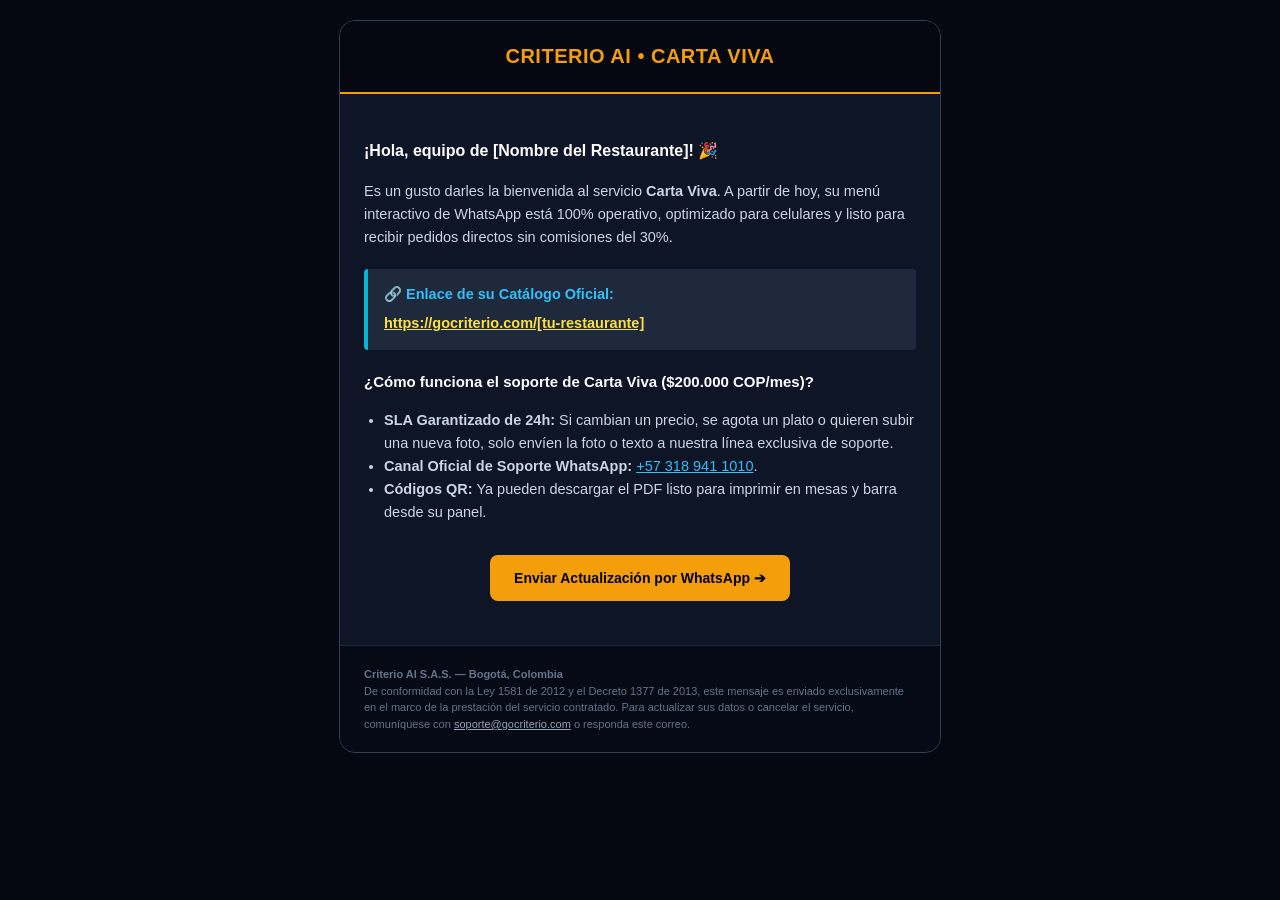
<file: entregables/03_MARKETING_Y_REDES_INSTAGRAM/EMAIL_BIENVENIDA_CARTA_VIVA.html>
<!DOCTYPE html>
<html lang="es">
<head>
  <meta charset="UTF-8">
  <meta name="viewport" content="width=device-width, initial-scale=1.0">
  <title>¡Bienvenido a Carta Viva — Criterio AI!</title>
  <style>
    body { margin: 0; padding: 0; background-color: #050811; font-family: -apple-system, BlinkMacSystemFont, 'Segoe UI', Roboto, sans-serif; color: #f8fafc; }
    .email-container { max-width: 600px; margin: 20px auto; background-color: #0d1527; border: 1px solid #334155; border-radius: 16px; overflow: hidden; }
    .header { background: #050811; padding: 24px; text-align: center; border-bottom: 2px solid #f59e0b; }
    .header h1 { margin: 0; color: #f59e0b; font-size: 20px; letter-spacing: 0.5px; }
    .content { padding: 28px 24px; line-height: 1.6; font-size: 14.5px; color: #cbd5e1; }
    .highlight-box { background-color: #1e293b; border-left: 4px solid #06b6d4; padding: 14px 16px; margin: 20px 0; border-radius: 4px; }
    .cta-button { display: inline-block; background-color: #f59e0b; color: #000000; font-weight: bold; font-size: 14px; text-decoration: none; padding: 12px 24px; border-radius: 8px; margin: 16px 0; }
    .footer { padding: 20px 24px; font-size: 11px; color: #64748b; background-color: #060a14; border-top: 1px solid #1e293b; line-height: 1.5; }
  </style>
</head>
<body>
  <div class="email-container">
    <div class="header">
      <h1>CRITERIO AI • CARTA VIVA</h1>
    </div>
    <div class="content">
      <p style="font-size: 16px; color: #ffffff; font-weight: bold;">¡Hola, equipo de [Nombre del Restaurante]! 🎉</p>
      <p>Es un gusto darles la bienvenida al servicio <strong>Carta Viva</strong>. A partir de hoy, su menú interactivo de WhatsApp está 100% operativo, optimizado para celulares y listo para recibir pedidos directos sin comisiones del 30%.</p>
      
      <div class="highlight-box">
        <div style="color: #38bdf8; font-weight: bold; margin-bottom: 6px;">🔗 Enlace de su Catálogo Oficial:</div>
        <div><a href="https://gocriterio.com/tu-restaurante" style="color: #fde047; word-break: break-all; font-weight: bold;">https://gocriterio.com/[tu-restaurante]</a></div>
      </div>

      <h3 style="color: #ffffff; font-size: 15px;">¿Cómo funciona el soporte de Carta Viva ($200.000 COP/mes)?</h3>
      <ul style="padding-left: 20px;">
        <li><strong>SLA Garantizado de 24h:</strong> Si cambian un precio, se agota un plato o quieren subir una nueva foto, solo envíen la foto o texto a nuestra línea exclusiva de soporte.</li>
        <li><strong>Canal Oficial de Soporte WhatsApp:</strong> <a href="https://wa.me/573189411010" style="color: #38bdf8;">+57 318 941 1010</a>.</li>
        <li><strong>Códigos QR:</strong> Ya pueden descargar el PDF listo para imprimir en mesas y barra desde su panel.</li>
      </ul>

      <center>
        <a href="https://wa.me/573189411010?text=Hola%20Criterio%20AI,%20tengo%20una%20actualizacion%20de%20mi%20menu" class="cta-button">
          Enviar Actualización por WhatsApp ➔
        </a>
      </center>
    </div>

    <div class="footer">
      <strong>Criterio AI S.A.S. — Bogotá, Colombia</strong><br>
      De conformidad con la Ley 1581 de 2012 y el Decreto 1377 de 2013, este mensaje es enviado exclusivamente en el marco de la prestación del servicio contratado. Para actualizar sus datos o cancelar el servicio, comuníquese con <a href="mailto:soporte@gocriterio.com" style="color: #94a3b8;">soporte@gocriterio.com</a> o responda este correo.
    </div>
  </div>
</body>
</html>
</file>
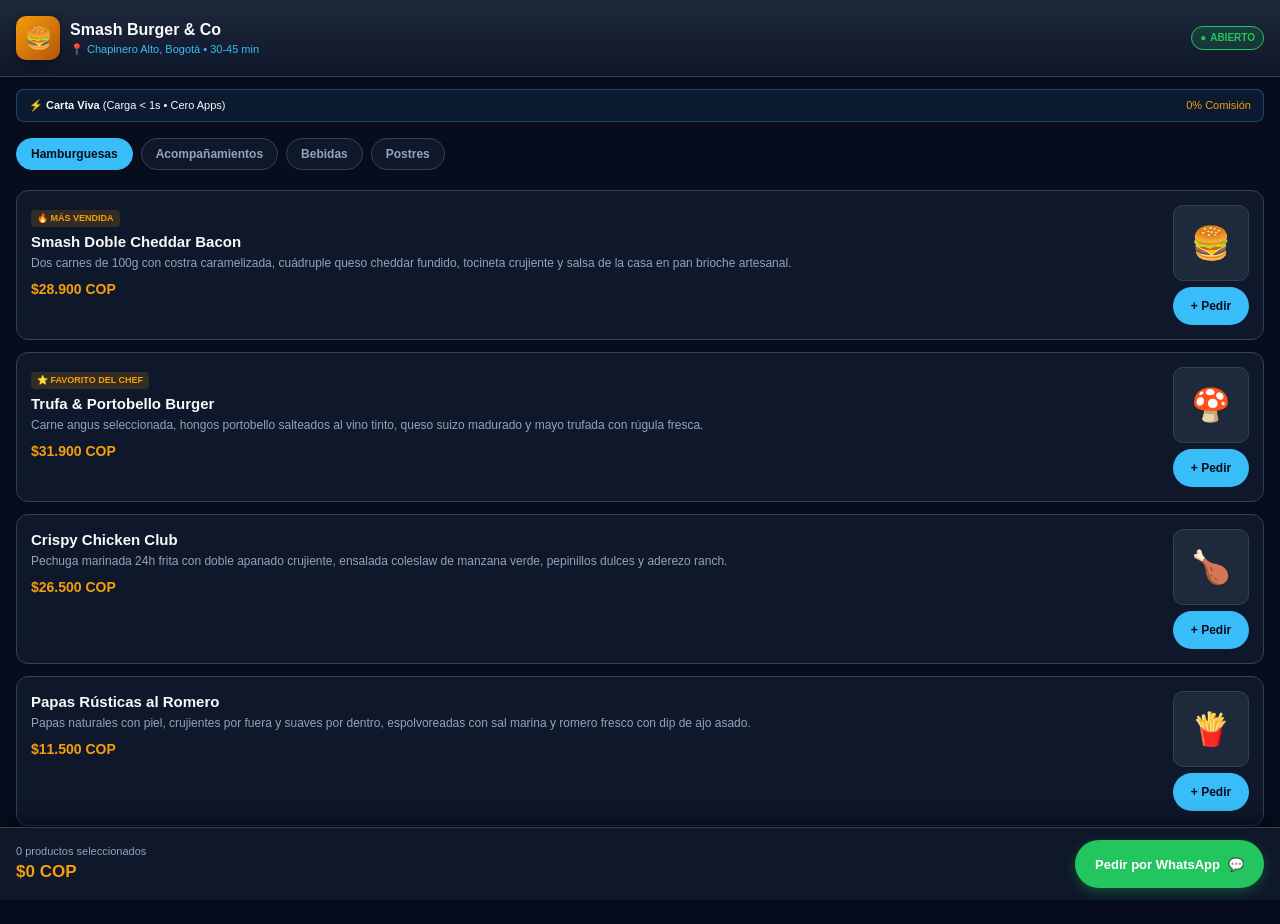
<file: entregables/06_CATALOGO_DEMO_RESPONSIVE_MOBILE/catalogo_hamburguesas_bogota.html>
<!DOCTYPE html>
<html lang="es">
<head>
    <meta charset="UTF-8">
    <meta name="viewport" content="width=device-width, initial-scale=1.0, maximum-scale=1.0, user-scalable=no">
    <title>Smash Burger & Co — Carta Viva Digital Bogotá | Criterio AI</title>
    <meta name="description" content="Catálogo interactivo ultra-rápido para pedidos directos a WhatsApp sin comisiones del 30%. Desarrollado por Criterio AI.">
    <style>
        :root {
            --bg-base: #080d1e;
            --bg-card: #0f172a;
            --bg-elevated: #1e293b;
            --text-main: #f8fafc;
            --text-muted: #94a3b8;
            --brand-primary: #38bdf8;
            --brand-gold: #f59e0b;
            --brand-green: #22c55e;
            --border: #334155;
            --radius-md: 12px;
            --radius-lg: 16px;
        }

        * {
            box-sizing: border-box;
            margin: 0;
            padding: 0;
            -webkit-tap-highlight-color: transparent;
        }

        body {
            background-color: var(--bg-base);
            color: var(--text-main);
            font-family: -apple-system, BlinkMacSystemFont, "Segoe UI", Roboto, Helvetica, Arial, sans-serif;
            padding-bottom: 90px;
            line-height: 1.4;
        }

        header.store-header {
            background: linear-gradient(180deg, #1e293b 0%, #0f172a 100%);
            border-bottom: 1px solid var(--border);
            padding: 16px;
            position: sticky;
            top: 0;
            z-index: 20;
        }

        .header-top {
            display: flex;
            align-items: center;
            justify-content: space-between;
        }

        .brand-badge {
            display: flex;
            align-items: center;
            gap: 10px;
        }

        .store-logo {
            width: 44px;
            height: 44px;
            background: linear-gradient(135deg, #f59e0b, #b45309);
            border-radius: 10px;
            display: flex;
            align-items: center;
            justify-content: center;
            font-size: 22px;
            box-shadow: 0 4px 10px rgba(0,0,0,0.4);
        }

        .store-info h1 {
            font-size: 16px;
            font-weight: 700;
            color: var(--text-main);
        }

        .store-info p {
            font-size: 11px;
            color: var(--brand-primary);
        }

        .status-pill {
            display: inline-flex;
            align-items: center;
            gap: 4px;
            background: rgba(34, 197, 94, 0.15);
            border: 1px solid var(--brand-green);
            color: var(--brand-green);
            font-size: 10px;
            font-weight: 700;
            padding: 4px 8px;
            border-radius: 20px;
        }

        .criterio-banner {
            margin: 12px 16px 4px 16px;
            background: rgba(56, 189, 248, 0.08);
            border: 1px solid rgba(56, 189, 248, 0.3);
            border-radius: 8px;
            padding: 8px 12px;
            font-size: 11px;
            display: flex;
            justify-content: space-between;
            align-items: center;
        }

        .category-nav {
            display: flex;
            gap: 8px;
            padding: 12px 16px;
            overflow-x: auto;
            scrollbar-width: none;
        }

        .category-nav::-webkit-scrollbar {
            display: none;
        }

        .cat-chip {
            background: var(--bg-card);
            border: 1px solid var(--border);
            color: var(--text-muted);
            padding: 8px 14px;
            border-radius: 20px;
            font-size: 12px;
            font-weight: 600;
            white-space: nowrap;
            cursor: pointer;
        }

        .cat-chip.active {
            background: var(--brand-primary);
            color: #080d1e;
            border-color: var(--brand-primary);
        }

        .menu-container {
            padding: 8px 16px;
            display: flex;
            flex-direction: column;
            gap: 12px;
        }

        .product-card {
            background: var(--bg-card);
            border: 1px solid var(--border);
            border-radius: var(--radius-md);
            padding: 14px;
            display: flex;
            gap: 12px;
            position: relative;
        }

        .product-info {
            flex: 1;
        }

        .product-title {
            font-size: 15px;
            font-weight: 700;
            color: var(--text-main);
            margin-bottom: 4px;
        }

        .product-desc {
            font-size: 12px;
            color: var(--text-muted);
            margin-bottom: 8px;
            line-height: 1.3;
        }

        .product-price {
            font-size: 14px;
            font-weight: 800;
            color: var(--brand-gold);
        }

        .product-badge {
            display: inline-block;
            background: rgba(245, 158, 11, 0.15);
            color: var(--brand-gold);
            font-size: 9px;
            font-weight: 700;
            padding: 2px 6px;
            border-radius: 4px;
            margin-bottom: 4px;
        }

        .product-action {
            display: flex;
            flex-direction: column;
            align-items: center;
            justify-content: space-between;
        }

        .product-thumb {
            width: 76px;
            height: 76px;
            background: #1e293b;
            border-radius: 10px;
            display: flex;
            align-items: center;
            justify-content: center;
            font-size: 32px;
            border: 1px solid #334155;
        }

        .add-btn {
            background: var(--brand-primary);
            color: #080d1e;
            border: none;
            font-size: 12px;
            font-weight: 800;
            padding: 7px 16px;
            border-radius: 20px;
            cursor: pointer;
            min-height: 38px;
            min-width: 76px;
            margin-top: 6px;
        }

        .add-btn:active {
            transform: scale(0.95);
        }

        /* Sticky Bottom Order Bar */
        .order-bottom-bar {
            position: fixed;
            bottom: 0;
            left: 0;
            right: 0;
            background: #0f172a;
            border-top: 1px solid var(--border);
            padding: 12px 16px;
            display: flex;
            align-items: center;
            justify-content: space-between;
            z-index: 30;
            box-shadow: 0 -4px 16px rgba(0,0,0,0.6);
        }

        .cart-summary {
            display: flex;
            flex-direction: column;
        }

        .cart-count {
            font-size: 11px;
            color: var(--text-muted);
        }

        .cart-total {
            font-size: 17px;
            font-weight: 900;
            color: var(--brand-gold);
        }

        .checkout-btn {
            background: var(--brand-green);
            color: #ffffff;
            border: none;
            font-size: 13px;
            font-weight: 800;
            padding: 12px 20px;
            border-radius: 25px;
            display: flex;
            align-items: center;
            gap: 8px;
            cursor: pointer;
            min-height: 48px;
            box-shadow: 0 4px 12px rgba(34, 197, 94, 0.3);
        }

        /* Modal Sheet */
        .modal-overlay {
            position: fixed;
            top: 0; left: 0; right: 0; bottom: 0;
            background: rgba(0, 0, 0, 0.75);
            display: none;
            justify-content: center;
            align-items: flex-end;
            z-index: 50;
            padding: 0;
        }

        .modal-sheet {
            background: var(--bg-card);
            border-top: 2px solid var(--brand-primary);
            border-radius: 20px 20px 0 0;
            width: 100%;
            max-width: 500px;
            max-height: 85vh;
            overflow-y: auto;
            padding: 20px;
        }

        .modal-header {
            display: flex;
            justify-content: space-between;
            align-items: center;
            margin-bottom: 16px;
            border-bottom: 1px solid var(--border);
            padding-bottom: 12px;
        }

        .form-input {
            width: 100%;
            background: var(--bg-base);
            border: 1px solid var(--border);
            color: var(--text-main);
            padding: 12px;
            border-radius: 8px;
            font-size: 13px;
            margin-bottom: 12px;
        }
    </style>
</head>
<body>

    <header class="store-header">
        <div class="header-top">
            <div class="brand-badge">
                <div class="store-logo">🍔</div>
                <div class="store-info">
                    <h1>Smash Burger & Co</h1>
                    <p>📍 Chapinero Alto, Bogotá • 30-45 min</p>
                </div>
            </div>
            <div class="status-pill">
                <span>●</span> ABIERTO
            </div>
        </div>
    </header>

    <div class="criterio-banner">
        <span>⚡ <strong>Carta Viva</strong> (Carga < 1s • Cero Apps)</span>
        <span style="color:var(--brand-gold);">0% Comisión</span>
    </div>

    <div class="category-nav">
        <button class="cat-chip active">Hamburguesas</button>
        <button class="cat-chip">Acompañamientos</button>
        <button class="cat-chip">Bebidas</button>
        <button class="cat-chip">Postres</button>
    </div>

    <div class="menu-container">
        <!-- Item 1 -->
        <div class="product-card">
            <div class="product-info">
                <span class="product-badge">🔥 MÁS VENDIDA</span>
                <h2 class="product-title">Smash Doble Cheddar Bacon</h2>
                <p class="product-desc">Dos carnes de 100g con costra caramelizada, cuádruple queso cheddar fundido, tocineta crujiente y salsa de la casa en pan brioche artesanal.</p>
                <div class="product-price">$28.900 COP</div>
            </div>
            <div class="product-action">
                <div class="product-thumb">🍔</div>
                <button class="add-btn" onclick="addToCart('Smash Doble Cheddar Bacon', 28900)">+ Pedir</button>
            </div>
        </div>

        <!-- Item 2 -->
        <div class="product-card">
            <div class="product-info">
                <span class="product-badge">⭐ FAVORITO DEL CHEF</span>
                <h2 class="product-title">Trufa & Portobello Burger</h2>
                <p class="product-desc">Carne angus seleccionada, hongos portobello salteados al vino tinto, queso suizo madurado y mayo trufada con rúgula fresca.</p>
                <div class="product-price">$31.900 COP</div>
            </div>
            <div class="product-action">
                <div class="product-thumb">🍄</div>
                <button class="add-btn" onclick="addToCart('Trufa & Portobello Burger', 31900)">+ Pedir</button>
            </div>
        </div>

        <!-- Item 3 -->
        <div class="product-card">
            <div class="product-info">
                <h2 class="product-title">Crispy Chicken Club</h2>
                <p class="product-desc">Pechuga marinada 24h frita con doble apanado crujiente, ensalada coleslaw de manzana verde, pepinillos dulces y aderezo ranch.</p>
                <div class="product-price">$26.500 COP</div>
            </div>
            <div class="product-action">
                <div class="product-thumb">🍗</div>
                <button class="add-btn" onclick="addToCart('Crispy Chicken Club', 26500)">+ Pedir</button>
            </div>
        </div>

        <!-- Item 4 -->
        <div class="product-card">
            <div class="product-info">
                <h2 class="product-title">Papas Rústicas al Romero</h2>
                <p class="product-desc">Papas naturales con piel, crujientes por fuera y suaves por dentro, espolvoreadas con sal marina y romero fresco con dip de ajo asado.</p>
                <div class="product-price">$11.500 COP</div>
            </div>
            <div class="product-action">
                <div class="product-thumb">🍟</div>
                <button class="add-btn" onclick="addToCart('Papas Rústicas al Romero', 11500)">+ Pedir</button>
            </div>
        </div>
    </div>

    <!-- Sticky Order Bar -->
    <div class="order-bottom-bar">
        <div class="cart-summary">
            <span id="cartCountLabel" class="cart-count">0 productos seleccionados</span>
            <span id="cartTotalLabel" class="cart-total">$0 COP</span>
        </div>
        <button id="openCheckoutBtn" class="checkout-btn" onclick="openCheckoutModal()">
            <span>Pedir por WhatsApp</span> 💬
        </button>
    </div>

    <!-- Checkout Modal -->
    <div id="checkoutModal" class="modal-overlay">
        <div class="modal-sheet">
            <div class="modal-header">
                <h3>🛍️ Confirmar Pedido WhatsApp</h3>
                <button onclick="closeCheckoutModal()" style="background:none; border:none; color:white; font-size:18px; cursor:pointer;">✕</button>
            </div>

            <div id="modalOrderSummary" style="font-size:12px; color:var(--text-muted); margin-bottom:14px;"></div>

            <label style="font-size:11px; font-weight:700; color:var(--brand-gold);">TU NOMBRE:</label>
            <input type="text" id="custName" class="form-input" placeholder="Ej: Camilo Rodríguez">

            <label style="font-size:11px; font-weight:700; color:var(--brand-gold);">DIRECCIÓN EN BOGOTÁ (O NÚMERO DE MESA):</label>
            <input type="text" id="custAddress" class="form-input" placeholder="Ej: Cra 7 # 65-20 Apto 402 / Chapinero">

            <label style="font-size:11px; font-weight:700; color:var(--brand-gold);">MÉTODO DE PAGO:</label>
            <select id="custPayment" class="form-input">
                <option value="Transferencia Nequi / Daviplata">Nequi / Daviplata</option>
                <option value="Datafono contra entrega">Datafono contra entrega</option>
                <option value="Efectivo contra entrega">Efectivo contra entrega</option>
            </select>

            <button onclick="dispatchWhatsAppOrder()" style="width:100%; background:var(--brand-green); color:white; font-weight:bold; padding:14px; border-radius:10px; border:none; font-size:14px; cursor:pointer; margin-top:8px;">
                🚀 Enviar Pedido a WhatsApp (+57 318 941 1010)
            </button>
        </div>
    </div>

    <script>
        let cart = [];

        function addToCart(name, price) {
            cart.push({ name, price });
            updateCartUI();
        }

        function updateCartUI() {
            const total = cart.reduce((acc, item) => acc + item.price, 0);
            document.getElementById('cartCountLabel').textContent = `${cart.length} producto${cart.length === 1 ? '' : 's'} en la canastilla`;
            document.getElementById('cartTotalLabel').textContent = `$${total.toLocaleString('es-CO')} COP`;
        }

        function openCheckoutModal() {
            if (cart.length === 0) {
                alert('Selecciona al menos un producto para enviar tu pedido.');
                return;
            }
            const total = cart.reduce((acc, item) => acc + item.price, 0);
            let itemsText = cart.map(i => `• ${i.name} ($${i.price.toLocaleString('es-CO')})`).join('<br>');
            document.getElementById('modalOrderSummary').innerHTML = `<strong>Items:</strong><br>${itemsText}<br><br><strong>Total a pagar:</strong> $${total.toLocaleString('es-CO')} COP`;
            document.getElementById('checkoutModal').style.display = 'flex';
        }

        function closeCheckoutModal() {
            document.getElementById('checkoutModal').style.display = 'none';
        }

        function dispatchWhatsAppOrder() {
            const name = document.getElementById('custName').value.trim() || 'Cliente';
            const address = document.getElementById('custAddress').value.trim() || 'Para recoger / Mesa';
            const payment = document.getElementById('custPayment').value;
            const total = cart.reduce((acc, item) => acc + item.price, 0);

            const itemsBreakdown = cart.map(i => `  🍔 ${i.name} - $${i.price.toLocaleString('es-CO')} COP`).join('%0A');

            const message = `*NUEVO PEDIDO - CARTA VIVA (CRITERIO AI)*%0A%0A` +
                            `👤 *Cliente:* ${encodeURIComponent(name)}%0A` +
                            `📍 *Dirección:* ${encodeURIComponent(address)}%0A` +
                            `💳 *Pago:* ${encodeURIComponent(payment)}%0A%0A` +
                            `📦 *Detalle del Pedido:*%0A${itemsBreakdown}%0A%0A` +
                            `💰 *TOTAL A PAGAR:* $${total.toLocaleString('es-CO')} COP%0A%0A` +
                            `_Generado desde el catálogo interactivo oficial en gocriterio.com_`;

            const waUrl = `https://wa.me/573189411010?text=${message}`;
            window.open(waUrl, '_blank');
            closeCheckoutModal();
        }
    </script>
</body>
</html>
</file>
